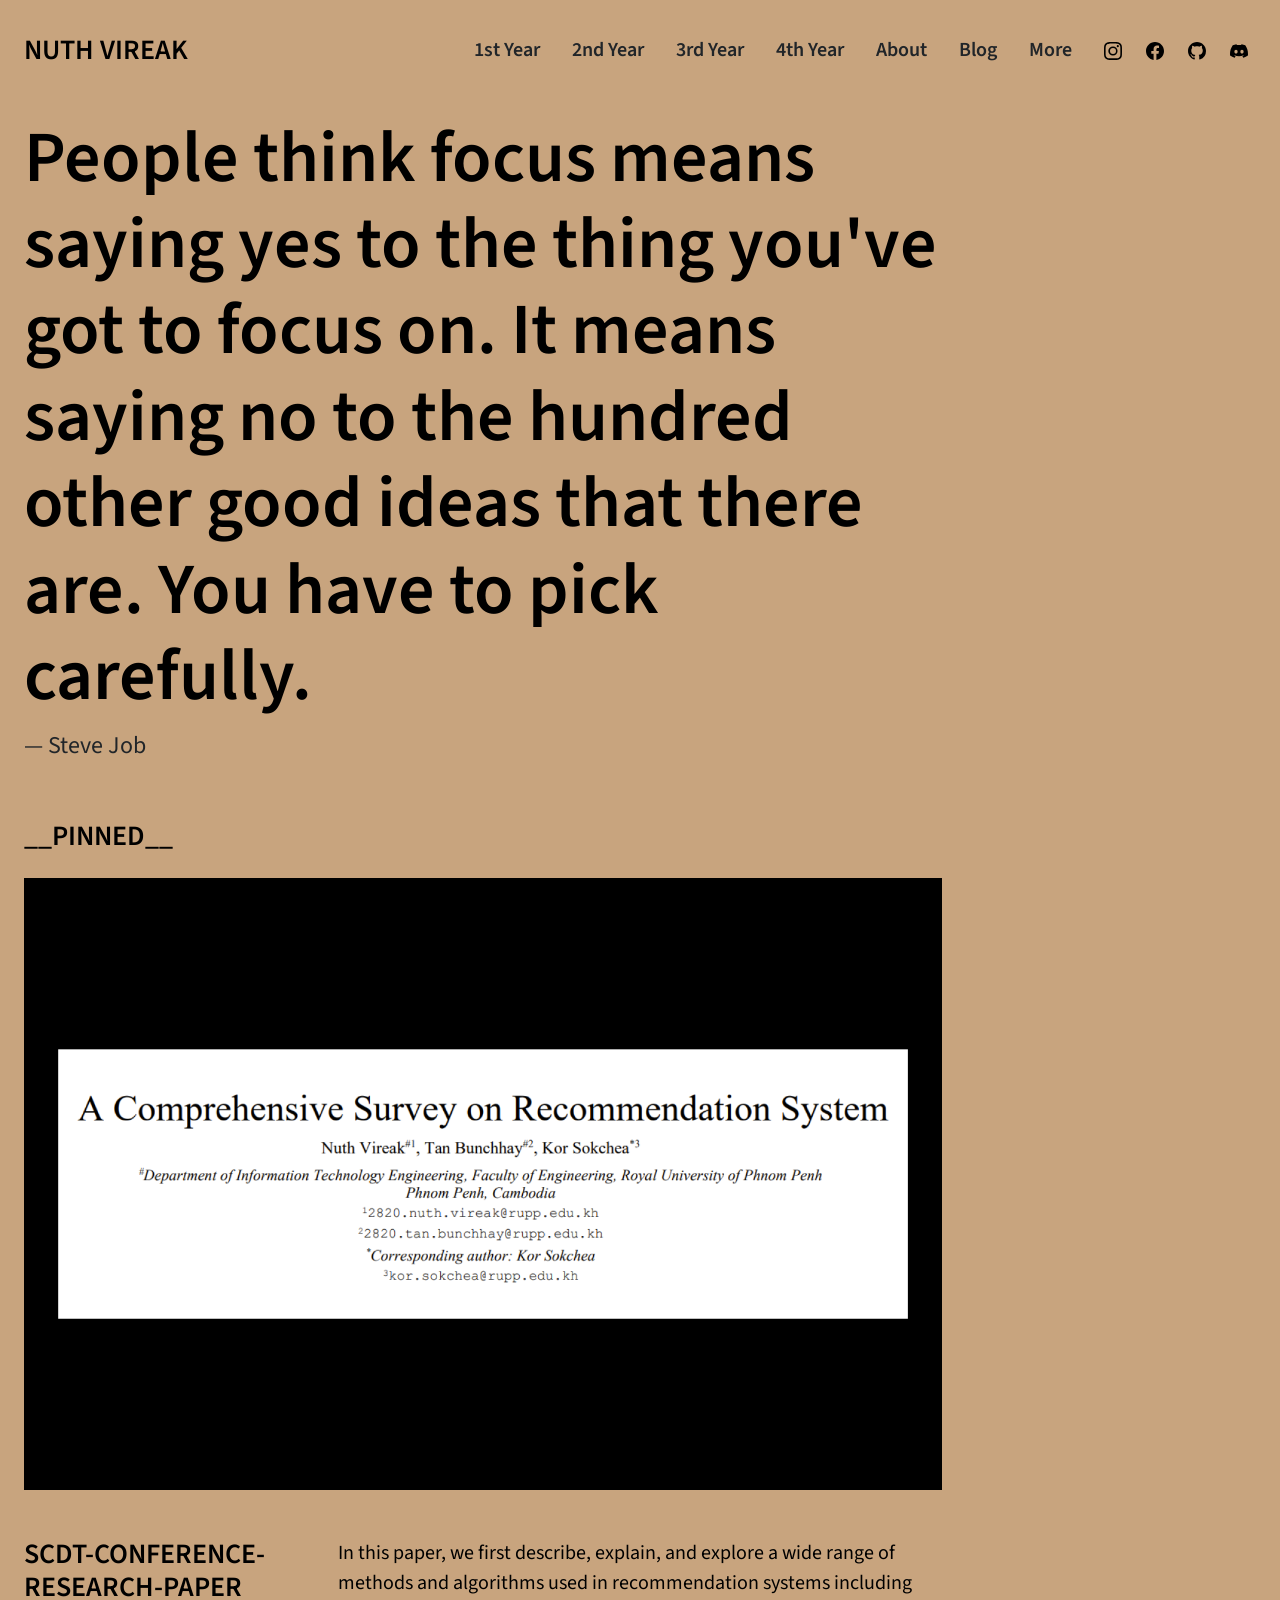
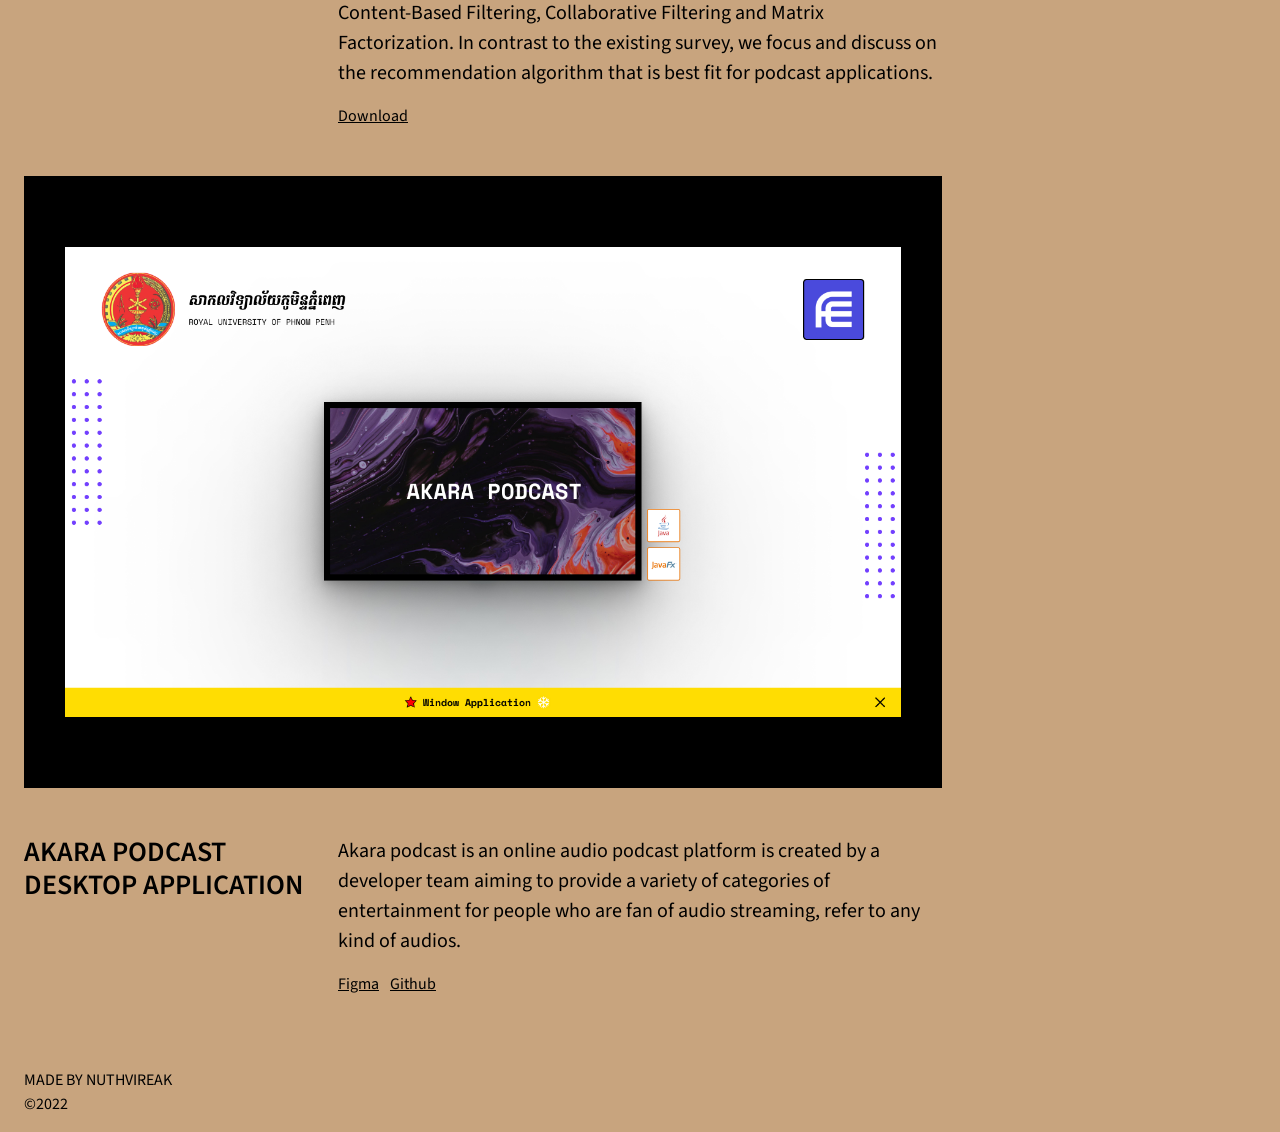
<file: Final-Portfolio/index.html>
<!DOCTYPE html>
<html lang="en">

<head>
    <meta charset="UTF-8">
    <meta http-equiv="X-UA-Compatible" content="IE=edge">
    <meta name="viewport" content="width=device-width, initial-scale=1.0">
    <!-- CSS only -->
    <link href="https://cdn.jsdelivr.net/npm/bootstrap@5.2.3/dist/css/bootstrap.min.css" rel="stylesheet"
        integrity="sha384-rbsA2VBKQhggwzxH7pPCaAqO46MgnOM80zW1RWuH61DGLwZJEdK2Kadq2F9CUG65" crossorigin="anonymous">
    <!-- JavaScript Bundle with Popper -->
    <script src="https://cdn.jsdelivr.net/npm/bootstrap@5.2.3/dist/js/bootstrap.bundle.min.js"
        integrity="sha384-kenU1KFdBIe4zVF0s0G1M5b4hcpxyD9F7jL+jjXkk+Q2h455rYXK/7HAuoJl+0I4"
        crossorigin="anonymous"></script>
    <link rel="preconnect" href="https://fonts.googleapis.com">
    <link rel="preconnect" href="https://fonts.gstatic.com" crossorigin>
    <link
        href="https://fonts.googleapis.com/css2?family=Source+Sans+Pro:ital,wght@0,200;0,300;0,400;0,600;0,700;0,900;1,200;1,300;1,400;1,600;1,700;1,900&display=swap"
        rel="stylesheet">
    <link rel="stylesheet" href="style.css">
    <title>NUTH VIREAK</title>
</head>

<body>

    <div class="container-fluid">

        <!-- Header -->
        <nav class="navbar navbar-expand-lg py-4">
            <div class="container-fluid">
                <a class="navbar-brand fw-semibold fs-3" href="#">NUTH VIREAK</a>
                <button class="navbar-toggler" type="button" data-bs-toggle="collapse"
                    data-bs-target="#navbarNavAltMarkup" aria-controls="navbarNavAltMarkup" aria-expanded="false"
                    aria-label="Toggle navigation">
                    <span class="navbar-toggler-icon"></span>
                </button>
                <div class="collapse navbar-collapse d-lg-flex justify-content-lg-end" id="navbarNavAltMarkup">
                    <div class="header-nav-wrapper navbar-nav">
                        <a class="nav-link text-dark fw-semibold me-3 fs-5" aria-current="page" href="#">1st Year</a>
                        <a class="nav-link text-dark fw-semibold me-3 fs-5" href="#">2nd Year</a>
                        <a class="nav-link text-dark fw-semibold me-3 fs-5" href="#">3rd Year</a>
                        <a class="nav-link text-dark fw-semibold me-3 fs-5" href="#">4th Year</a>
                        <a class="nav-link text-dark fw-semibold me-3 fs-5" href="#">About</a>
                        <a class="nav-link text-dark fw-semibold me-3 fs-5" href="#">Blog</a>
                        <a class="nav-link text-dark fw-semibold me-3 fs-5" href="#">More</a>

                        <a class="nav-link text-dark me-2 fs-5" href="#">
                            <svg xmlns="http://www.w3.org/2000/svg" width="18" height="18" fill="currentColor"
                                class="bi bi-instagram" viewBox="0 0 16 16">
                                <path
                                    d="M8 0C5.829 0 5.556.01 4.703.048 3.85.088 3.269.222 2.76.42a3.917 3.917 0 0 0-1.417.923A3.927 3.927 0 0 0 .42 2.76C.222 3.268.087 3.85.048 4.7.01 5.555 0 5.827 0 8.001c0 2.172.01 2.444.048 3.297.04.852.174 1.433.372 1.942.205.526.478.972.923 1.417.444.445.89.719 1.416.923.51.198 1.09.333 1.942.372C5.555 15.99 5.827 16 8 16s2.444-.01 3.298-.048c.851-.04 1.434-.174 1.943-.372a3.916 3.916 0 0 0 1.416-.923c.445-.445.718-.891.923-1.417.197-.509.332-1.09.372-1.942C15.99 10.445 16 10.173 16 8s-.01-2.445-.048-3.299c-.04-.851-.175-1.433-.372-1.941a3.926 3.926 0 0 0-.923-1.417A3.911 3.911 0 0 0 13.24.42c-.51-.198-1.092-.333-1.943-.372C10.443.01 10.172 0 7.998 0h.003zm-.717 1.442h.718c2.136 0 2.389.007 3.232.046.78.035 1.204.166 1.486.275.373.145.64.319.92.599.28.28.453.546.598.92.11.281.24.705.275 1.485.039.843.047 1.096.047 3.231s-.008 2.389-.047 3.232c-.035.78-.166 1.203-.275 1.485a2.47 2.47 0 0 1-.599.919c-.28.28-.546.453-.92.598-.28.11-.704.24-1.485.276-.843.038-1.096.047-3.232.047s-2.39-.009-3.233-.047c-.78-.036-1.203-.166-1.485-.276a2.478 2.478 0 0 1-.92-.598 2.48 2.48 0 0 1-.6-.92c-.109-.281-.24-.705-.275-1.485-.038-.843-.046-1.096-.046-3.233 0-2.136.008-2.388.046-3.231.036-.78.166-1.204.276-1.486.145-.373.319-.64.599-.92.28-.28.546-.453.92-.598.282-.11.705-.24 1.485-.276.738-.034 1.024-.044 2.515-.045v.002zm4.988 1.328a.96.96 0 1 0 0 1.92.96.96 0 0 0 0-1.92zm-4.27 1.122a4.109 4.109 0 1 0 0 8.217 4.109 4.109 0 0 0 0-8.217zm0 1.441a2.667 2.667 0 1 1 0 5.334 2.667 2.667 0 0 1 0-5.334z" />
                            </svg>
                        </a>
                        <a class="nav-link text-dark me-2 fs-5" href="#">
                            <svg xmlns="http://www.w3.org/2000/svg" width="18" height="18" fill="currentColor"
                                class="bi bi-facebook" viewBox="0 0 16 16">
                                <path
                                    d="M16 8.049c0-4.446-3.582-8.05-8-8.05C3.58 0-.002 3.603-.002 8.05c0 4.017 2.926 7.347 6.75 7.951v-5.625h-2.03V8.05H6.75V6.275c0-2.017 1.195-3.131 3.022-3.131.876 0 1.791.157 1.791.157v1.98h-1.009c-.993 0-1.303.621-1.303 1.258v1.51h2.218l-.354 2.326H9.25V16c3.824-.604 6.75-3.934 6.75-7.951z" />
                            </svg>
                        </a>
                        <a class="nav-link text-dark me-2 fs-5" href="#">
                            <svg xmlns="http://www.w3.org/2000/svg" width="18" height="18" fill="currentColor"
                                class="bi bi-github" viewBox="0 0 16 16">
                                <path
                                    d="M8 0C3.58 0 0 3.58 0 8c0 3.54 2.29 6.53 5.47 7.59.4.07.55-.17.55-.38 0-.19-.01-.82-.01-1.49-2.01.37-2.53-.49-2.69-.94-.09-.23-.48-.94-.82-1.13-.28-.15-.68-.52-.01-.53.63-.01 1.08.58 1.23.82.72 1.21 1.87.87 2.33.66.07-.52.28-.87.51-1.07-1.78-.2-3.64-.89-3.64-3.95 0-.87.31-1.59.82-2.15-.08-.2-.36-1.02.08-2.12 0 0 .67-.21 2.2.82.64-.18 1.32-.27 2-.27.68 0 1.36.09 2 .27 1.53-1.04 2.2-.82 2.2-.82.44 1.1.16 1.92.08 2.12.51.56.82 1.27.82 2.15 0 3.07-1.87 3.75-3.65 3.95.29.25.54.73.54 1.48 0 1.07-.01 1.93-.01 2.2 0 .21.15.46.55.38A8.012 8.012 0 0 0 16 8c0-4.42-3.58-8-8-8z" />
                            </svg>
                        </a>
                        <a class="nav-link text-dark fs-5" href="#">
                            <svg xmlns="http://www.w3.org/2000/svg" width="18" height="18" fill="currentColor"
                                class="bi bi-discord" viewBox="0 0 16 16">
                                <path
                                    d="M13.545 2.907a13.227 13.227 0 0 0-3.257-1.011.05.05 0 0 0-.052.025c-.141.25-.297.577-.406.833a12.19 12.19 0 0 0-3.658 0 8.258 8.258 0 0 0-.412-.833.051.051 0 0 0-.052-.025c-1.125.194-2.22.534-3.257 1.011a.041.041 0 0 0-.021.018C.356 6.024-.213 9.047.066 12.032c.001.014.01.028.021.037a13.276 13.276 0 0 0 3.995 2.02.05.05 0 0 0 .056-.019c.308-.42.582-.863.818-1.329a.05.05 0 0 0-.01-.059.051.051 0 0 0-.018-.011 8.875 8.875 0 0 1-1.248-.595.05.05 0 0 1-.02-.066.051.051 0 0 1 .015-.019c.084-.063.168-.129.248-.195a.05.05 0 0 1 .051-.007c2.619 1.196 5.454 1.196 8.041 0a.052.052 0 0 1 .053.007c.08.066.164.132.248.195a.051.051 0 0 1-.004.085 8.254 8.254 0 0 1-1.249.594.05.05 0 0 0-.03.03.052.052 0 0 0 .003.041c.24.465.515.909.817 1.329a.05.05 0 0 0 .056.019 13.235 13.235 0 0 0 4.001-2.02.049.049 0 0 0 .021-.037c.334-3.451-.559-6.449-2.366-9.106a.034.034 0 0 0-.02-.019Zm-8.198 7.307c-.789 0-1.438-.724-1.438-1.612 0-.889.637-1.613 1.438-1.613.807 0 1.45.73 1.438 1.613 0 .888-.637 1.612-1.438 1.612Zm5.316 0c-.788 0-1.438-.724-1.438-1.612 0-.889.637-1.613 1.438-1.613.807 0 1.451.73 1.438 1.613 0 .888-.631 1.612-1.438 1.612Z" />
                            </svg>
                        </a>
                    </div>
                </div>
            </div>
        </nav>

        <!-- Hero -->
        <div class="hero container-fluid d-flex align-items-center my-5">
            <blockquote class="blockquote w-75">
                <p class="mb-4 display-2 fw-semibold">People think focus means saying yes to the thing you've got to
                    focus on. It means saying no to the hundred other good ideas that there are. You have to pick
                    carefully.</p>
                <footer class="blockquote-footer fs-4 text-dark">Steve Job</footer>
            </blockquote>
        </div>

        <!-- Content -->
        <div class="content container-fluid py-4">

            <h4 class="fw-semibold fs-3 mb-4">__PINNED__</h4>

            <div class="content-1 row pb-5">
                <div class="col-12 col-lg-9">
                    <img class="img-fluid" src="./Group 2.jpg" alt="">
                    <div class="row pt-3 pt-lg-5">
                        <div class="col-12 col-lg-4">
                            <h4 class="fw-semibold fs-3">SCDT-CONFERENCE-RESEARCH-PAPER</h4>
                        </div>
                        <div class="col">
                            <p class="fs-5">In this paper, we first describe, explain, and explore a wide
                                range of methods and algorithms used in recommendation systems
                                including Content-Based Filtering, Collaborative Filtering and
                                Matrix Factorization. In contrast to the existing survey, we focus and discuss
                                on the recommendation algorithm that is best fit for podcast
                                applications. </p>
                                <a href="#" class="text-black">Download</a>
                        </div>
                    </div>
                </div>
            </div>

            <div class="content-2 row pb-5">
                <div class="col-12 col-lg-9">
                    <img class="img-fluid" src="./Group 29.jpg" alt="">
                    <div class="row pt-3 pt-lg-5">
                        <div class="col-12 col-lg-4">
                            <h4 class="fw-semibold fs-3">AKARA PODCAST DESKTOP APPLICATION</h4>
                        </div>
                        <div class="col">
                            <p class="fs-5">Akara podcast is an online audio podcast platform is
                                created by a developer team aiming to provide a variety of
                                categories of entertainment for people who are fan of audio
                                streaming, refer to any kind of audios.</p>
                                <a href="#" class="text-black me-2">Figma</a>
                                <a href="#" class="text-black">Github</a>
                        </div>
                    </div>
                </div>
            </div>

        </div>

        <!-- Footer -->
        <footer class="footer container-fluid">
            <p class="fs-6">MADE BY NUTHVIREAK <br><span>&#169</span>2022</p>
        </footer>

    </div>

</body>

</html>
</file>
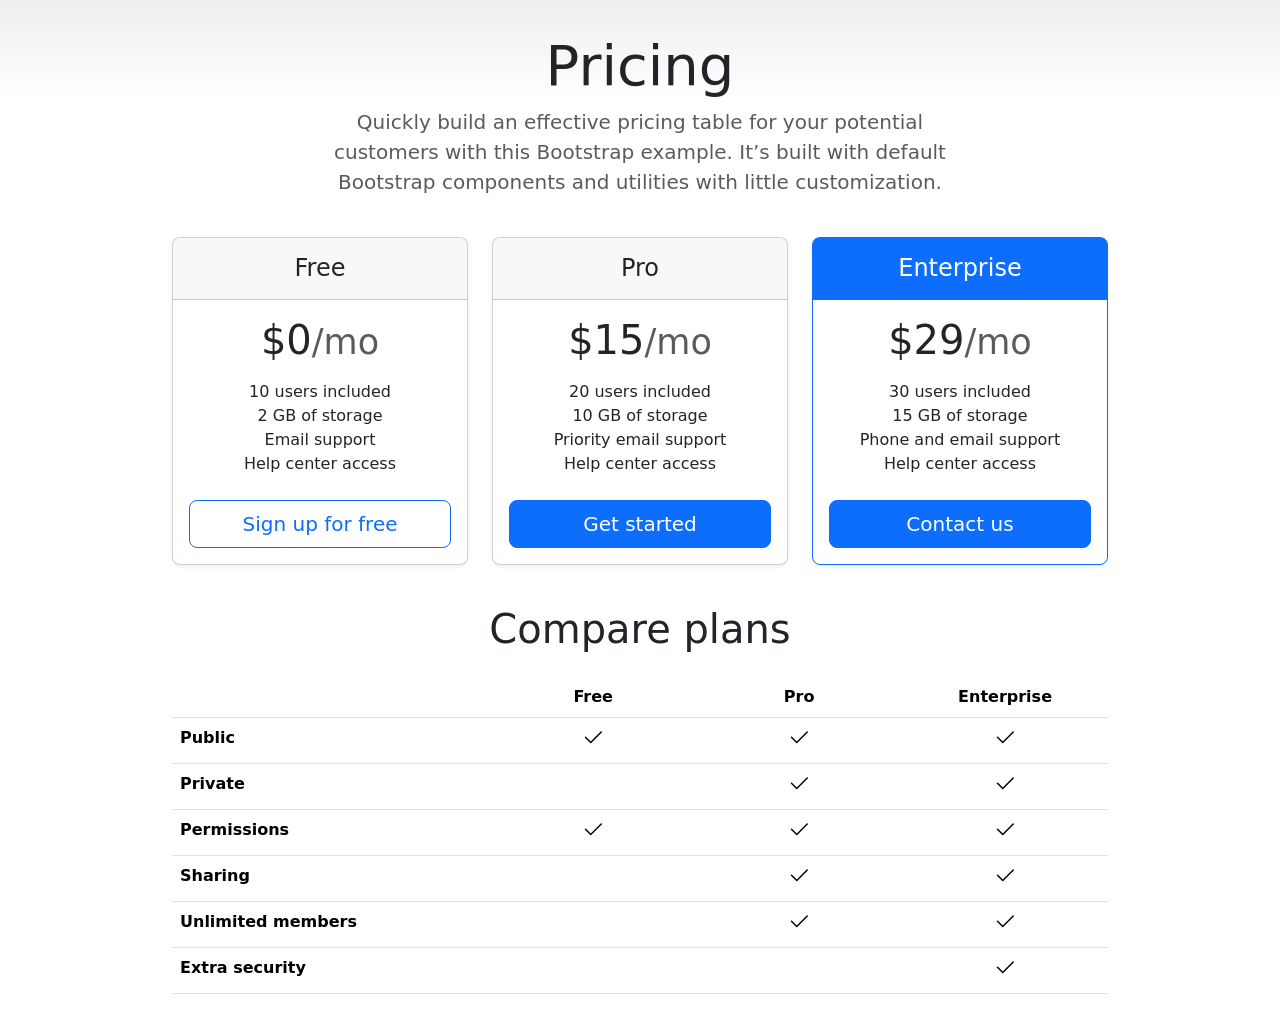
<file: Lab8/pricing.html>
<!doctype html>
<html lang="en">
<head>
  <meta charset="utf-8">
  <meta name="viewport" content="width=device-width, initial-scale=1">
  <meta name="description" content="">
  <meta name="author" content="Mark Otto, Jacob Thornton, and Bootstrap contributors">
  <meta name="generator" content="Hugo 0.104.2">
  <title>Pricing</title>

  <link href="https://cdn.jsdelivr.net/npm/bootstrap@5.2.3/dist/css/bootstrap.min.css" rel="stylesheet">
  <script src="https://cdn.jsdelivr.net/npm/bootstrap@5.2.3/dist/js/bootstrap.bundle.min.js"></script>

  <link rel="canonical" href="https://getbootstrap.com/docs/5.2/examples/pricing/">
  <link href="pricing.css" rel="stylesheet">

  <style>
    .bd-placeholder-img {
      font-size: 1.125rem;
      text-anchor: middle;
      -webkit-user-select: none;
      -moz-user-select: none;
      user-select: none;
    }

    @media (min-width: 768px) {
      .bd-placeholder-img-lg {
        font-size: 3.5rem;
      }
    }

    .b-example-divider {
      height: 3rem;
      background-color: rgba(0, 0, 0, .1);
      border: solid rgba(0, 0, 0, .15);
      border-width: 1px 0;
      box-shadow: inset 0 .5em 1.5em rgba(0, 0, 0, .1), inset 0 .125em .5em rgba(0, 0, 0, .15);
    }

    .b-example-vr {
      flex-shrink: 0;
      width: 1.5rem;
      height: 100vh;
    }

    .bi {
      vertical-align: -.125em;
      fill: currentColor;
    }

    .nav-scroller {
      position: relative;
      z-index: 2;
      height: 2.75rem;
      overflow-y: hidden;
    }

    .nav-scroller .nav {
      display: flex;
      flex-wrap: nowrap;
      padding-bottom: 1rem;
      margin-top: -1px;
      overflow-x: auto;
      text-align: center;
      white-space: nowrap;
      -webkit-overflow-scrolling: touch;
    }
  </style>


  <!-- Custom styles for this template -->
  <link href="pricing.css" rel="stylesheet">
</head>
<body>

<svg xmlns="http://www.w3.org/2000/svg" style="display: none;">
  <symbol id="check" viewBox="0 0 16 16">
    <title>Check</title>
    <path d="M13.854 3.646a.5.5 0 0 1 0 .708l-7 7a.5.5 0 0 1-.708 0l-3.5-3.5a.5.5 0 1 1 .708-.708L6.5 10.293l6.646-6.647a.5.5 0 0 1 .708 0z"/>
  </symbol>
</svg>

<div class="container py-3">
  <header>
    <div class="pricing-header p-3 pb-md-4 mx-auto text-center">
      <h1 class="display-4 fw-normal">Pricing</h1>
      <p class="fs-5 text-muted">Quickly build an effective pricing table for your potential customers with this Bootstrap example. It’s built with default Bootstrap components and utilities with little customization.</p>
    </div>
  </header>

  <main>
    <div class="row row-cols-1 row-cols-md-3 mb-3 text-center">
      <div class="col">
        <div class="card mb-4 rounded-3 shadow-sm">
          <div class="card-header py-3">
            <h4 class="my-0 fw-normal">Free</h4>
          </div>
          <div class="card-body">
            <h1 class="card-title pricing-card-title">$0<small class="text-muted fw-light">/mo</small></h1>
            <ul class="list-unstyled mt-3 mb-4">
              <li>10 users included</li>
              <li>2 GB of storage</li>
              <li>Email support</li>
              <li>Help center access</li>
            </ul>
            <button type="button" class="w-100 btn btn-lg btn-outline-primary">Sign up for free</button>
          </div>
        </div>
      </div>
      <div class="col">
        <div class="card mb-4 rounded-3 shadow-sm">
          <div class="card-header py-3">
            <h4 class="my-0 fw-normal">Pro</h4>
          </div>
          <div class="card-body">
            <h1 class="card-title pricing-card-title">$15<small class="text-muted fw-light">/mo</small></h1>
            <ul class="list-unstyled mt-3 mb-4">
              <li>20 users included</li>
              <li>10 GB of storage</li>
              <li>Priority email support</li>
              <li>Help center access</li>
            </ul>
            <button type="button" class="w-100 btn btn-lg btn-primary">Get started</button>
          </div>
        </div>
      </div>
      <div class="col">
        <div class="card mb-4 rounded-3 shadow-sm border-primary">
          <div class="card-header py-3 text-bg-primary border-primary">
            <h4 class="my-0 fw-normal">Enterprise</h4>
          </div>
          <div class="card-body">
            <h1 class="card-title pricing-card-title">$29<small class="text-muted fw-light">/mo</small></h1>
            <ul class="list-unstyled mt-3 mb-4">
              <li>30 users included</li>
              <li>15 GB of storage</li>
              <li>Phone and email support</li>
              <li>Help center access</li>
            </ul>
            <button type="button" class="w-100 btn btn-lg btn-primary">Contact us</button>
          </div>
        </div>
      </div>
    </div>

    <h2 class="display-6 text-center mb-4">Compare plans</h2>

    <div class="table-responsive">
      <table class="table text-center">
        <thead>
        <tr>
          <th style="width: 34%;"></th>
          <th style="width: 22%;">Free</th>
          <th style="width: 22%;">Pro</th>
          <th style="width: 22%;">Enterprise</th>
        </tr>
        </thead>
        <tbody>
        <tr>
          <th scope="row" class="text-start">Public</th>
          <td><svg class="bi" width="24" height="24"><use xlink:href="#check"/></svg></td>
          <td><svg class="bi" width="24" height="24"><use xlink:href="#check"/></svg></td>
          <td><svg class="bi" width="24" height="24"><use xlink:href="#check"/></svg></td>
        </tr>
        <tr>
          <th scope="row" class="text-start">Private</th>
          <td></td>
          <td><svg class="bi" width="24" height="24"><use xlink:href="#check"/></svg></td>
          <td><svg class="bi" width="24" height="24"><use xlink:href="#check"/></svg></td>
        </tr>
        </tbody>

        <tbody>
        <tr>
          <th scope="row" class="text-start">Permissions</th>
          <td><svg class="bi" width="24" height="24"><use xlink:href="#check"/></svg></td>
          <td><svg class="bi" width="24" height="24"><use xlink:href="#check"/></svg></td>
          <td><svg class="bi" width="24" height="24"><use xlink:href="#check"/></svg></td>
        </tr>
        <tr>
          <th scope="row" class="text-start">Sharing</th>
          <td></td>
          <td><svg class="bi" width="24" height="24"><use xlink:href="#check"/></svg></td>
          <td><svg class="bi" width="24" height="24"><use xlink:href="#check"/></svg></td>
        </tr>
        <tr>
          <th scope="row" class="text-start">Unlimited members</th>
          <td></td>
          <td><svg class="bi" width="24" height="24"><use xlink:href="#check"/></svg></td>
          <td><svg class="bi" width="24" height="24"><use xlink:href="#check"/></svg></td>
        </tr>
        <tr>
          <th scope="row" class="text-start">Extra security</th>
          <td></td>
          <td></td>
          <td><svg class="bi" width="24" height="24"><use xlink:href="#check"/></svg></td>
        </tr>
        </tbody>
      </table>
    </div>
  </main>
</div>



</body>
</html>
</file>
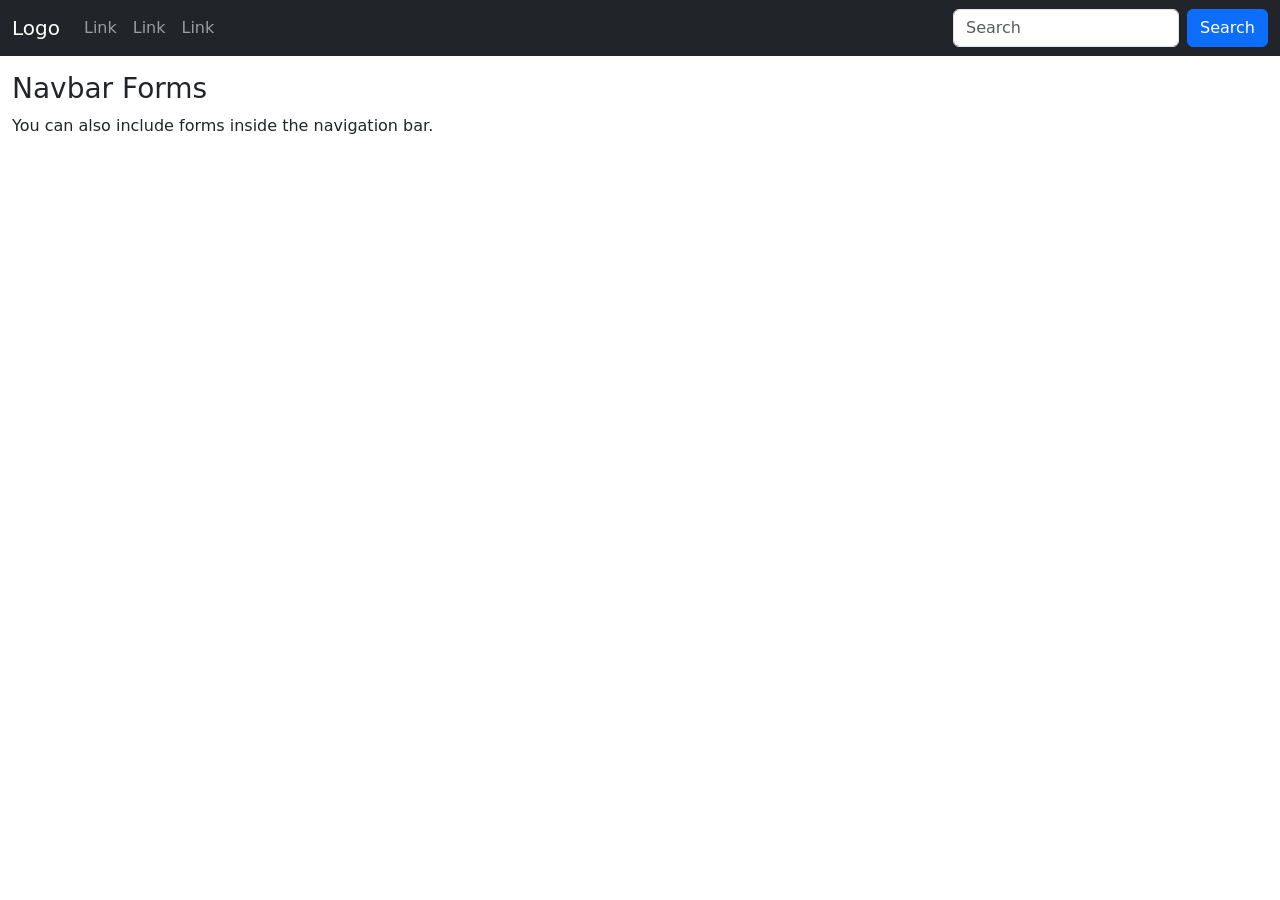
<file: Lab8/simplemenu.html>
<!DOCTYPE html>
<html lang="en">
<head>
  <title>SimpleMenu</title>
  <meta charset="utf-8">
  <meta name="viewport" content="width=device-width, initial-scale=1">
  <link href="https://cdn.jsdelivr.net/npm/bootstrap@5.2.3/dist/css/bootstrap.min.css" rel="stylesheet">
  <script src="https://cdn.jsdelivr.net/npm/bootstrap@5.2.3/dist/js/bootstrap.bundle.min.js"></script>
</head>
<body>

<nav class="navbar navbar-expand-sm navbar-dark bg-dark">
  <div class="container-fluid">
    <a class="navbar-brand" href="javascript:void(0)">Logo</a>
    <button class="navbar-toggler" type="button" data-bs-toggle="collapse" data-bs-target="#mynavbar">
      <span class="navbar-toggler-icon"></span>
    </button>
    <div class="collapse navbar-collapse" id="mynavbar">
      <ul class="navbar-nav me-auto">
        <li class="nav-item">
          <a class="nav-link" href="javascript:void(0)">Link</a>
        </li>
        <li class="nav-item">
          <a class="nav-link" href="javascript:void(0)">Link</a>
        </li>
        <li class="nav-item">
          <a class="nav-link" href="javascript:void(0)">Link</a>
        </li>
      </ul>
      <form class="d-flex">
        <input class="form-control me-2" type="text" placeholder="Search">
        <button class="btn btn-primary" type="button">Search</button>
      </form>
    </div>
  </div>
</nav>

<div class="container-fluid mt-3">
  <h3>Navbar Forms</h3>
  <p>You can also include forms inside the navigation bar.</p>
</div>

</body>
</html>
</file>
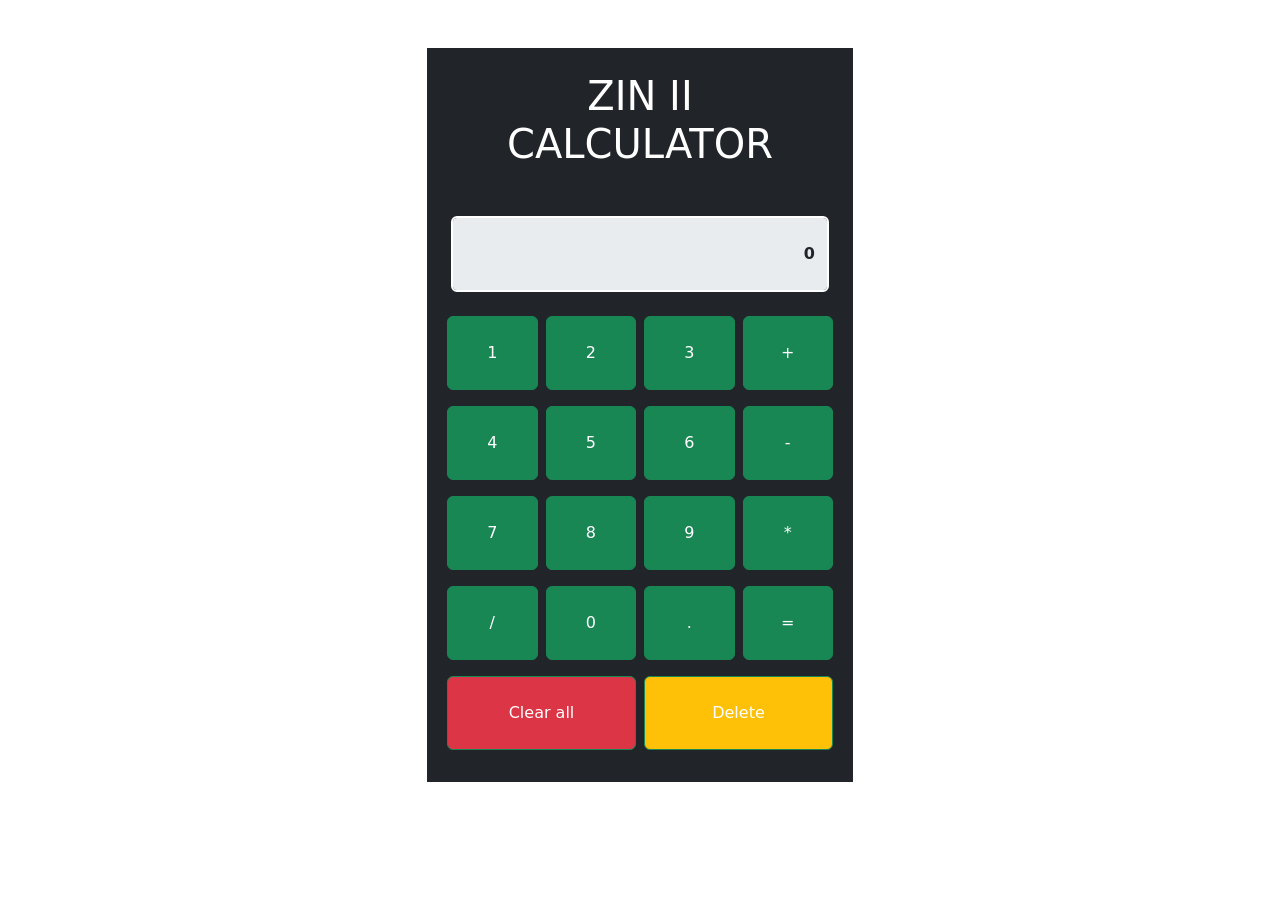
<file: Lab9/calculator.html>
<!DOCTYPE html>
<html>

<head>
    <title>Calculator</title>
    <meta charset="utf-8">
    <meta name="viewport" content="width=device-width, initial-scale=1">
    <link href="https://cdn.jsdelivr.net/npm/bootstrap@5.2.3/dist/css/bootstrap.min.css" rel="stylesheet">
</head>

<body class="container mt-5" style="max-width: 450px; max-height: 800px;">
    <div class="container text-center bg-dark p-4">
        <h1 class="text-white">ZIN II CALCULATOR</h1>
        <div class="mb-3 mt-5">
            <fieldset disabled>
                <input type="text" id="display" name="display"
                    class="form-control pt-4 pb-4 text-end fs-6 fw-bold border-2 border-white" value="0">
            </fieldset>
        </div>

        <div class="row p-2">
            <button onclick="numOne()" type="button" class="col btn btn-success me-2 pt-4 pb-4" id="1">1</button>
            <button onclick="numTwo()" type="button" class="col btn btn-success me-2 pt-4 pb-4" id="2">2</button>
            <button onclick="numThree()" type="button" class="col btn btn-success me-2 pt-4 pb-4" id="3">3</button>
            <button onclick="plus()" type="button" class="col btn btn-success pt-4 pb-4" id="plus">+</button>
        </div>

        <div class="row p-2">
            <button onclick="numFour()" type="button" class="col btn btn-success me-2 pt-4 pb-4" id="4">4</button>
            <button onclick="numFive()" type="button" class="col btn btn-success me-2 pt-4 pb-4" id="5">5</button>
            <button onclick="numSix()" type="button" class="col btn btn-success me-2 pt-4 pb-4" id="6">6</button>
            <button onclick="sub()" type="button" class="col btn btn-success pt-4 pb-4" id="sub">-</button>
        </div>

        <div class="row p-2">
            <button onclick="numSeven()" type="button" class="col btn btn-success me-2 pt-4 pb-4" id="7">7</button>
            <button onclick="numEight()" type="button" class="col btn btn-success me-2 pt-4 pb-4" id="8">8</button>
            <button onclick="numNine()" type="button" class="col btn btn-success me-2 pt-4 pb-4" id="9">9</button>
            <button onclick="mul()" type="button" class="col btn btn-success pt-4 pb-4" id="mul">*</button>
        </div>

        <div class="row p-2">
            <button onclick="divide()" type="button" class="col btn btn-success me-2 pt-4 pb-4" id="div">/</button>
            <button onclick="numZero()"type="button" class="col btn btn-success me-2 pt-4 pb-4" id="0">0</button>
            <button onclick="dotBtn()" type="button" class="col btn btn-success me-2 pt-4 pb-4" id="dot">.</button>
            <button onclick="equal()" type="button" class="col btn btn-success pt-4 pb-4" id="equal">=</button>
        </div>

        <div class="row p-2">
            <button type="button" onclick="clearAll()" class="col btn btn-success me-2 pt-4 pb-4 bg-danger" id="clear">Clear all</button>
            <button type="button" onclick="delBtn()" class="col btn btn-success pt-4 pb-4 bg-warning" id="del">Delete</button>
        </div>
    </div>

    <script src="calculator.js"></script>
</body>
</html>
</file>
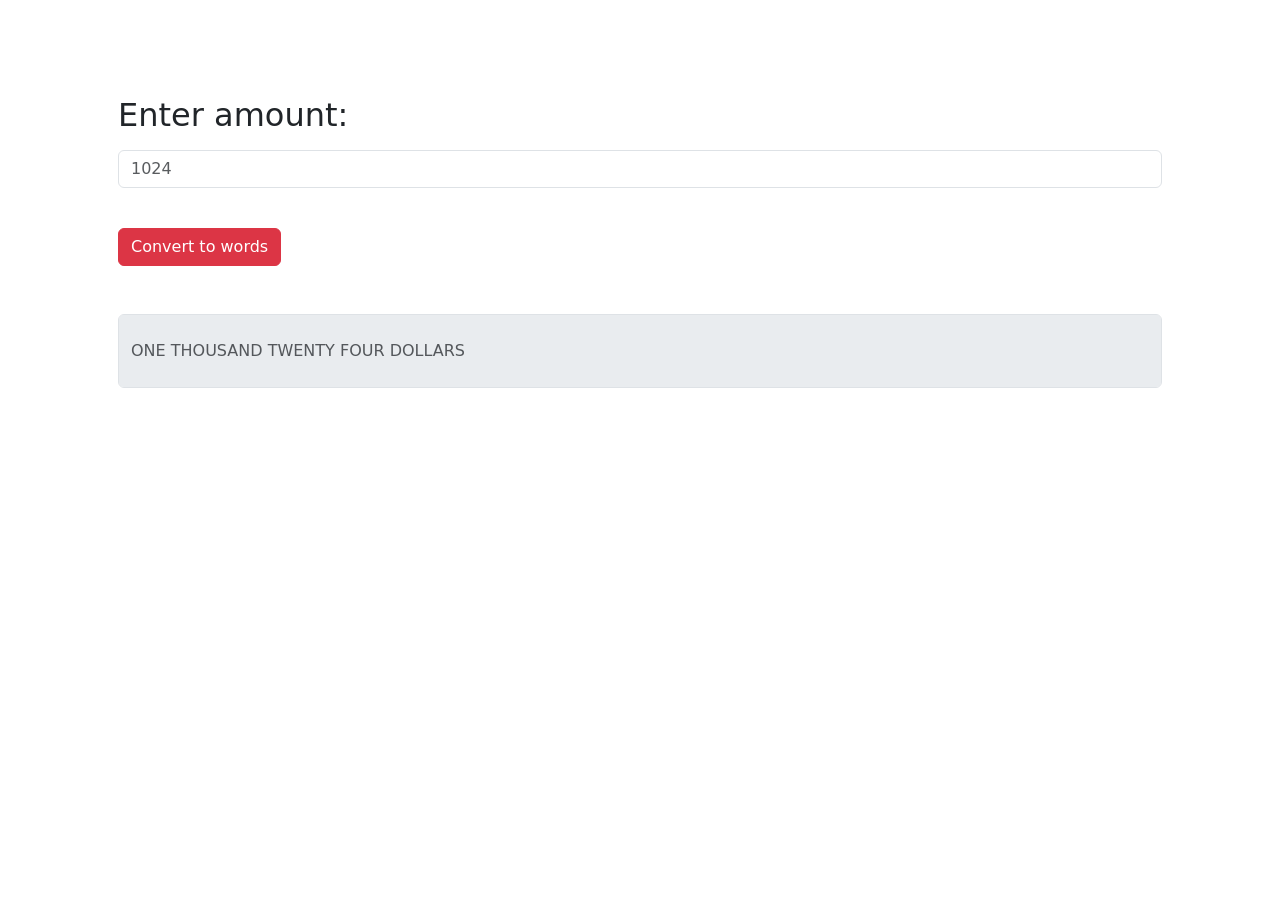
<file: Lab9/number_to_word.html>
<!DOCTYPE html>
<html>

<head>
    <title>Number to Word</title>
    <meta charset="utf-8">
    <meta name="viewport" content="width=device-width, initial-scale=1">
    <link href="https://cdn.jsdelivr.net/npm/bootstrap@5.2.3/dist/css/bootstrap.min.css" rel="stylesheet">
</head>

<body class="container mt-5 p-5">
    <form>
        <div class="mb-3 pb-4">
            <label for="Number" class="form-label">
                <h2>Enter amount:</h2>
            </label>
            <input type="number" class="form-control" id="Number" placeholder="1024">
        </div>

        <button type="button" class="btn btn-danger" id="convert">Convert to words</button>

        <div class="mb-3 mt-5">
            <fieldset disabled>
                <input type="text" id="words" name="words" class="form-control pt-4 pb-4"
                    placeholder="ONE THOUSAND TWENTY FOUR DOLLARS">
            </fieldset>
        </div>
    </form>


    <!-- Script -->
    <script src="number_to_word.js"></script>

</body>

</html>
</file>
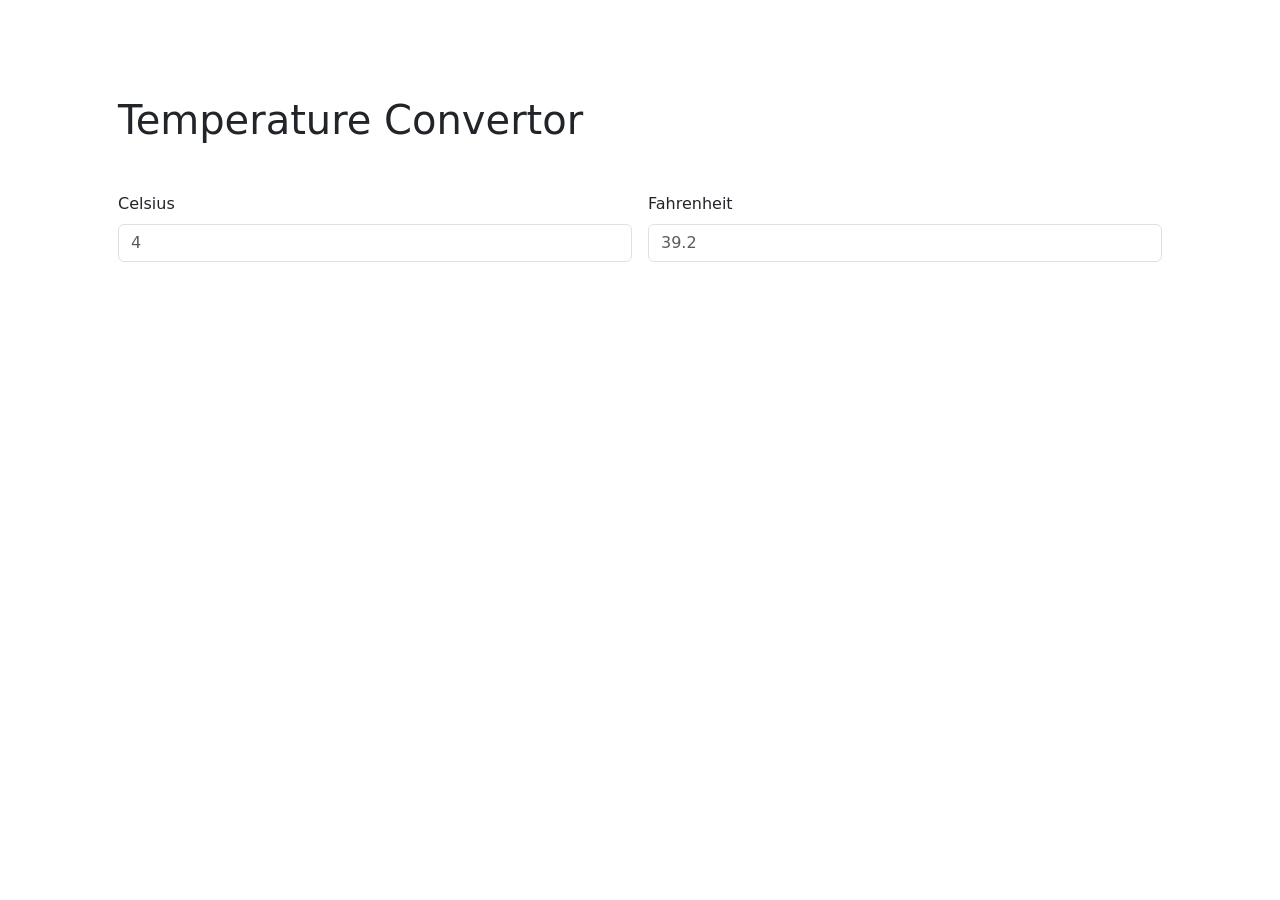
<file: Lab9/tem_converter.html>
<!DOCTYPE html>
<html>

<head>
    <title>Temperature Coverter</title>
    <meta charset="utf-8">
    <meta name="viewport" content="width=device-width, initial-scale=1">
    <link href="https://cdn.jsdelivr.net/npm/bootstrap@5.2.3/dist/css/bootstrap.min.css" rel="stylesheet">
</head>

<body class="container mt-5 p-5">
    <h1 class="mb-5">Temperature Convertor</h1>
    <div class="row g-3">
        <div class="col">
            <label for="Celsius" class="form-label">Celsius</label>
            <input oninput="celToFah(this.value)" type="number" id="Celsius" class="form-control" placeholder="4" aria-label="First name">
        </div>
        <div class="col">
            <label for="Fahrenheit" class="form-label">Fahrenheit</label>
            <input oninput="fahToCel(this.value)" type="number" id="Fahrenheit" class="form-control" placeholder="39.2" aria-label="Last name">
        </div>
    </div>
    <script>

        function celToFah(cel) {
            document.getElementById("Fahrenheit").value = (cel * 9/5) + 32;
        }

        function fahToCel(fah) {
            document.getElementById("Celsius").value = (fah - 32) * 5/9;
        }

    </script>
</body>

</html>
</file>
<file: Final-Portfolio/style.css>
* {
    font-family: 'Source Sans Pro', sans-serif;
    background-color: #c8a47e;
    color: #000000;
}

.header-nav-wrapper a {
    position: relative;
}

.header-nav-wrapper a::after {
    position: absolute;
    bottom: 0;
    left: 0;
    right: 0;
    margin: auto;
    width: 0%;
    content: '.';
    color: transparent;
    background: #000000;
    height: 2px;
}

.header-nav-wrapper a:hover:after {
    width: 100%;
}

nav.stroke ul li a:hover:after {
  width: 100%;
}

.header-nav-wrapper a:after,
.header-nav-wrapper a::before {
    transition: all .5s;
}

.hero {
    height: 600px;
}
</file>
<file: Lab8/pricing.css>
body {
  background-image: linear-gradient(180deg, #eee, #fff 100px, #fff);
}

.container {
  max-width: 960px;
}

.pricing-header {
  max-width: 700px;
}
</file>
